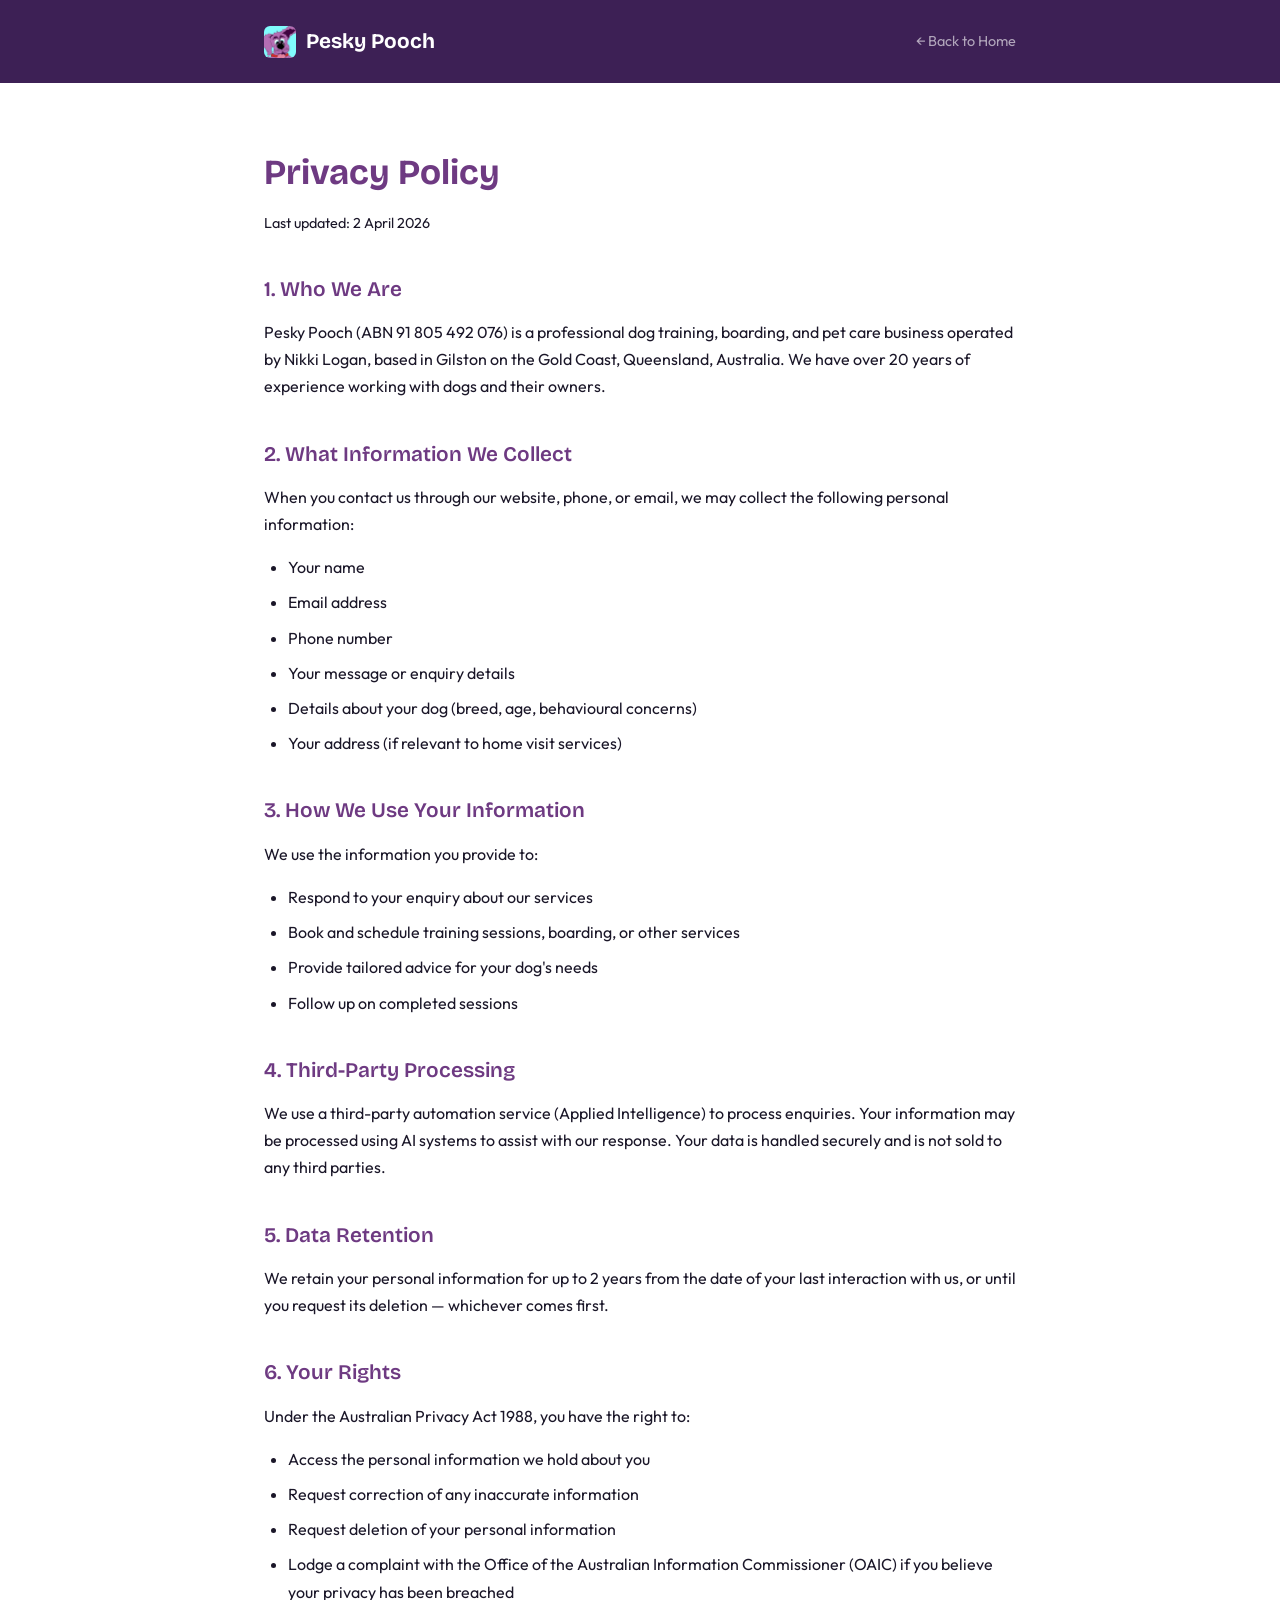
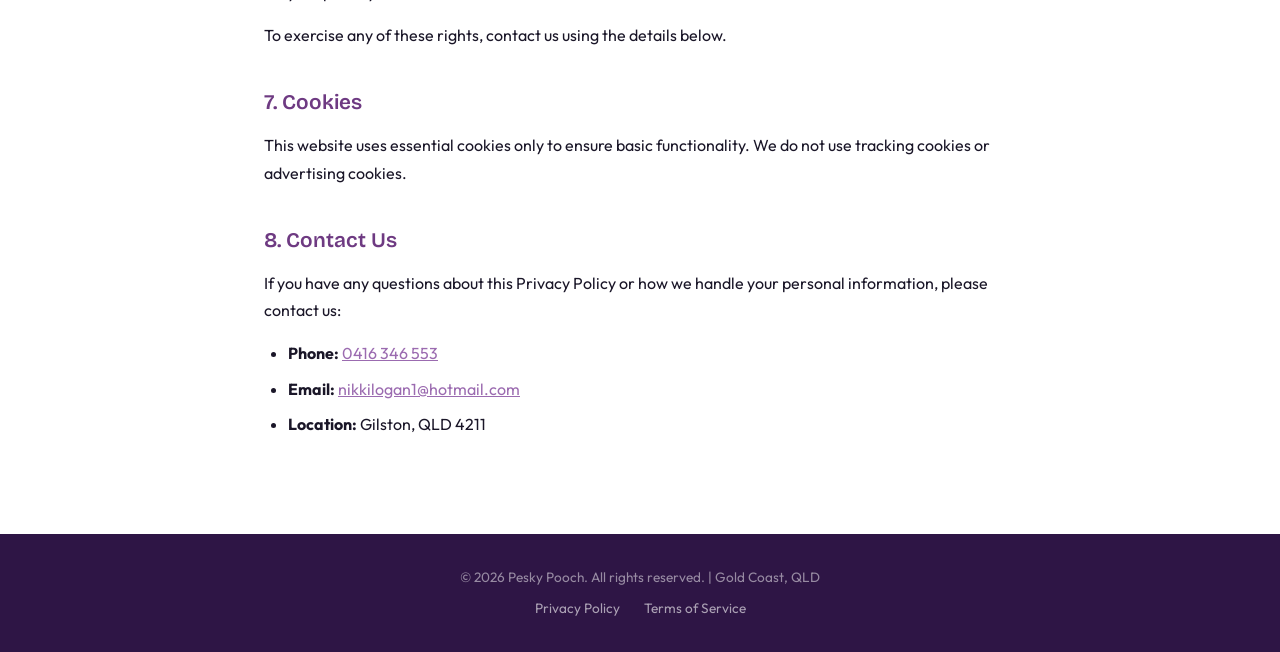
<file: privacy.html>
<!DOCTYPE html>
<html lang="en-AU">
<head>
    <meta charset="UTF-8">
    <meta name="viewport" content="width=device-width, initial-scale=1.0">
    <title>Privacy Policy | Pesky Pooch</title>
    <meta name="description" content="Privacy Policy for Pesky Pooch — how we collect, use, and protect your personal information.">
    <link rel="icon" type="image/jpeg" href="assets/logo.png?v=2">
    <link rel="preconnect" href="https://fonts.googleapis.com">
    <link rel="preconnect" href="https://fonts.gstatic.com" crossorigin>
    <link href="https://fonts.googleapis.com/css2?family=Bricolage+Grotesque:wght@400;600;700&family=Outfit:wght@300;400;500;600;700&display=swap" rel="stylesheet">
    <style>
        *, *::before, *::after { margin: 0; padding: 0; box-sizing: border-box; }

        :root {
            --color-primary: #9B6BB0;
            --color-primary-dark: #6E3A82;
            --color-accent: #E04040;
            --color-highlight: #6FF5D8;
            --color-sand: #F3F0F8;
            --color-text: #1A1628;
            --color-text-secondary: #4A3E5E;
            --color-text-muted: #7A6E98;
            --color-bg: #FFFFFF;
            --color-bg-footer: #2E1545;
            --color-bg-dark: #3D2055;
            --font-display: 'Bricolage Grotesque', -apple-system, sans-serif;
            --font-body: 'Outfit', -apple-system, BlinkMacSystemFont, sans-serif;
        }

        html { scroll-behavior: smooth; }

        body {
            font-family: var(--font-body);
            color: var(--color-text);
            background: var(--color-bg);
            line-height: 1.7;
            -webkit-font-smoothing: antialiased;
        }

        .container { max-width: 800px; margin: 0 auto; padding: 0 24px; }

        .page-header {
            background: var(--color-bg-dark);
            padding: 24px 0;
        }

        .page-header .container {
            display: flex;
            align-items: center;
            justify-content: space-between;
        }

        .page-header .logo {
            display: flex;
            align-items: center;
            gap: 10px;
            text-decoration: none;
            color: #FFFFFF;
        }

        .logo-dog { width: 32px; height: 32px; border-radius: 6px; }

        .logo-text {
            font-family: var(--font-display);
            font-weight: 700;
            font-size: 1.3rem;
            color: #FFFFFF;
        }

        .back-link {
            color: rgba(255,255,255,0.6);
            text-decoration: none;
            font-size: 0.9rem;
            font-family: var(--font-body);
            transition: color 0.2s;
        }
        .back-link:hover { color: #FFFFFF; }

        .legal-content {
            padding: 60px 0 80px;
        }

        .legal-content h1 {
            font-family: var(--font-display);
            font-size: 2.2rem;
            font-weight: 700;
            color: var(--color-primary-dark);
            margin-bottom: 8px;
        }

        .legal-date {
            color: var(--color-text-muted);
            font-size: 0.9rem;
            margin-bottom: 40px;
        }

        .legal-content h2 {
            font-family: var(--font-display);
            font-size: 1.3rem;
            font-weight: 600;
            color: var(--color-primary-dark);
            margin-top: 36px;
            margin-bottom: 12px;
        }

        .legal-content p {
            margin-bottom: 16px;
            color: var(--color-text);
        }

        .legal-content ul {
            margin-bottom: 16px;
            padding-left: 24px;
        }

        .legal-content li {
            margin-bottom: 8px;
            color: var(--color-text);
        }

        .legal-content a {
            color: var(--color-primary);
            text-decoration: underline;
            transition: color 0.2s;
        }

        .legal-content a:hover {
            color: var(--color-accent);
        }

        .legal-footer {
            background: var(--color-bg-footer);
            padding: 32px 0;
            text-align: center;
        }

        .legal-footer p {
            color: rgba(255,255,255,0.5);
            font-size: 0.85rem;
            margin-bottom: 8px;
        }

        .legal-footer a {
            color: rgba(255,255,255,0.6);
            text-decoration: none;
            font-size: 0.85rem;
            transition: color 0.2s;
        }

        .legal-footer a:hover {
            color: var(--color-highlight);
        }

        .legal-footer-links {
            display: flex;
            justify-content: center;
            gap: 24px;
            margin-top: 8px;
        }

        @media (max-width: 600px) {
            .legal-content h1 { font-size: 1.7rem; }
            .legal-content { padding: 40px 0 60px; }
        }
    </style>
</head>
<body>

    <header class="page-header">
        <div class="container">
            <a href="index.html" class="logo">
                <img src="assets/logo.png?v=2" alt="Pesky Pooch logo" class="logo-dog" width="32" height="32">
                <span class="logo-text">Pesky Pooch</span>
            </a>
            <a href="index.html" class="back-link">&larr; Back to Home</a>
        </div>
    </header>

    <main class="legal-content">
        <div class="container">
            <h1>Privacy Policy</h1>
            <p class="legal-date">Last updated: 2 April 2026</p>

            <h2>1. Who We Are</h2>
            <p>Pesky Pooch (ABN 91 805 492 076) is a professional dog training, boarding, and pet care business operated by Nikki Logan, based in Gilston on the Gold Coast, Queensland, Australia. We have over 20 years of experience working with dogs and their owners.</p>

            <h2>2. What Information We Collect</h2>
            <p>When you contact us through our website, phone, or email, we may collect the following personal information:</p>
            <ul>
                <li>Your name</li>
                <li>Email address</li>
                <li>Phone number</li>
                <li>Your message or enquiry details</li>
                <li>Details about your dog (breed, age, behavioural concerns)</li>
                <li>Your address (if relevant to home visit services)</li>
            </ul>

            <h2>3. How We Use Your Information</h2>
            <p>We use the information you provide to:</p>
            <ul>
                <li>Respond to your enquiry about our services</li>
                <li>Book and schedule training sessions, boarding, or other services</li>
                <li>Provide tailored advice for your dog's needs</li>
                <li>Follow up on completed sessions</li>
            </ul>

            <h2>4. Third-Party Processing</h2>
            <p>We use a third-party automation service (Applied Intelligence) to process enquiries. Your information may be processed using AI systems to assist with our response. Your data is handled securely and is not sold to any third parties.</p>

            <h2>5. Data Retention</h2>
            <p>We retain your personal information for up to 2 years from the date of your last interaction with us, or until you request its deletion — whichever comes first.</p>

            <h2>6. Your Rights</h2>
            <p>Under the Australian Privacy Act 1988, you have the right to:</p>
            <ul>
                <li>Access the personal information we hold about you</li>
                <li>Request correction of any inaccurate information</li>
                <li>Request deletion of your personal information</li>
                <li>Lodge a complaint with the Office of the Australian Information Commissioner (OAIC) if you believe your privacy has been breached</li>
            </ul>
            <p>To exercise any of these rights, contact us using the details below.</p>

            <h2>7. Cookies</h2>
            <p>This website uses essential cookies only to ensure basic functionality. We do not use tracking cookies or advertising cookies.</p>

            <h2>8. Contact Us</h2>
            <p>If you have any questions about this Privacy Policy or how we handle your personal information, please contact us:</p>
            <ul>
                <li><strong>Phone:</strong> <a href="tel:0416346553">0416 346 553</a></li>
                <li><strong>Email:</strong> <a href="mailto:nikkilogan1@hotmail.com">nikkilogan1@hotmail.com</a></li>
                <li><strong>Location:</strong> Gilston, QLD 4211</li>
            </ul>
        </div>
    </main>

    <footer class="legal-footer">
        <div class="container">
            <p>&copy; 2026 Pesky Pooch. All rights reserved. | Gold Coast, QLD</p>
            <div class="legal-footer-links">
                <a href="privacy.html">Privacy Policy</a>
                <a href="terms.html">Terms of Service</a>
            </div>
        </div>
    </footer>

</body>
</html>
</file>
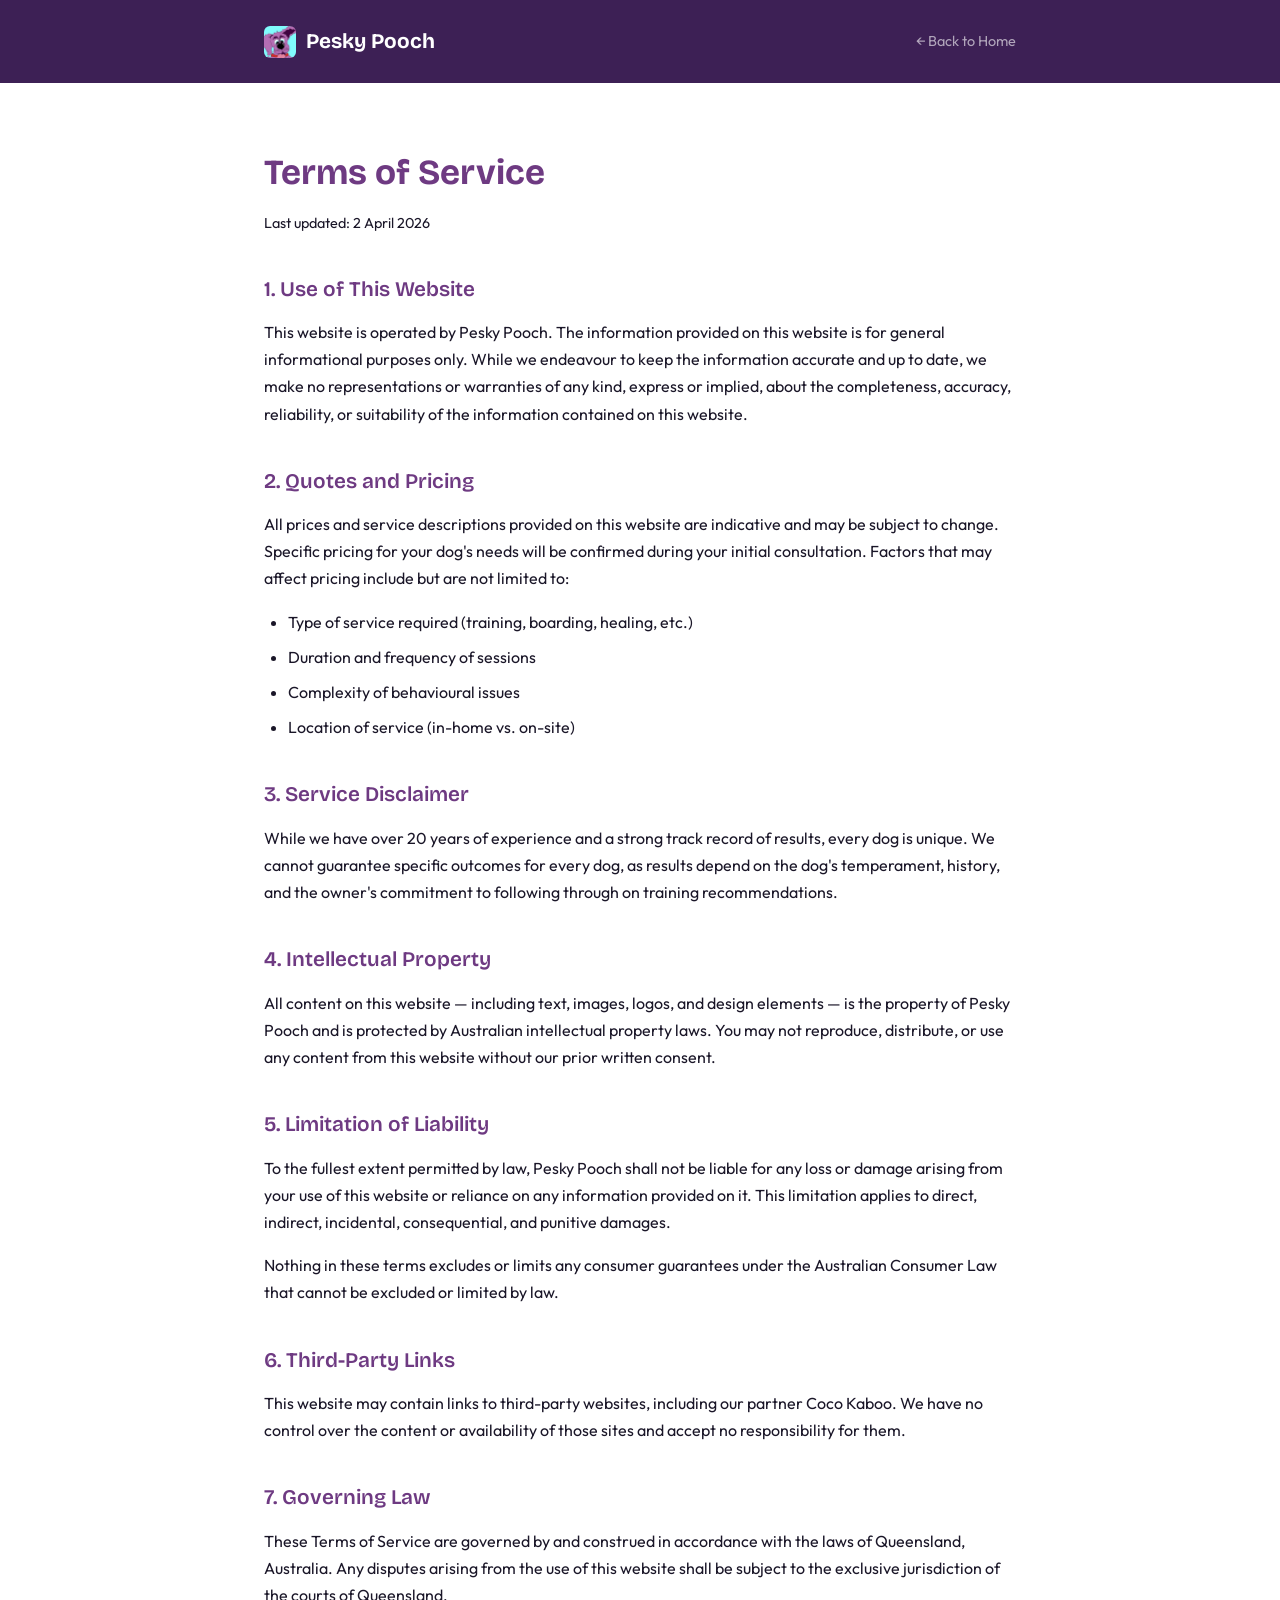
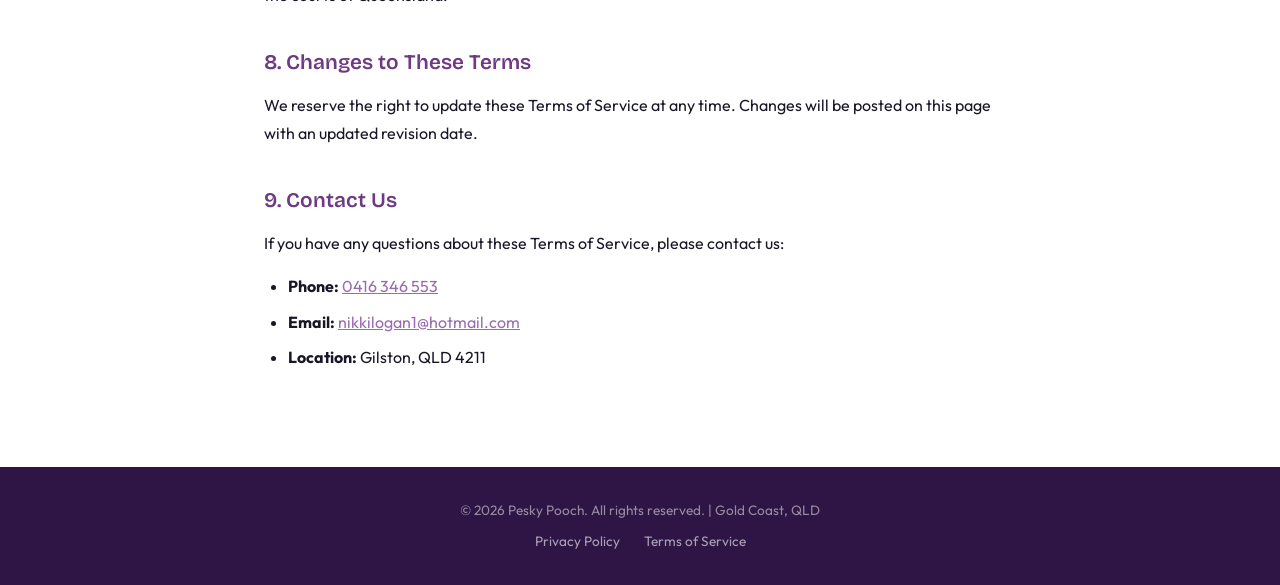
<file: terms.html>
<!DOCTYPE html>
<html lang="en-AU">
<head>
    <meta charset="UTF-8">
    <meta name="viewport" content="width=device-width, initial-scale=1.0">
    <title>Terms of Service | Pesky Pooch</title>
    <meta name="description" content="Terms of Service for Pesky Pooch — conditions of use for our website and services.">
    <link rel="icon" type="image/jpeg" href="assets/logo.png?v=2">
    <link rel="preconnect" href="https://fonts.googleapis.com">
    <link rel="preconnect" href="https://fonts.gstatic.com" crossorigin>
    <link href="https://fonts.googleapis.com/css2?family=Bricolage+Grotesque:wght@400;600;700&family=Outfit:wght@300;400;500;600;700&display=swap" rel="stylesheet">
    <style>
        *, *::before, *::after { margin: 0; padding: 0; box-sizing: border-box; }

        :root {
            --color-primary: #9B6BB0;
            --color-primary-dark: #6E3A82;
            --color-accent: #E04040;
            --color-highlight: #6FF5D8;
            --color-sand: #F3F0F8;
            --color-text: #1A1628;
            --color-text-secondary: #4A3E5E;
            --color-text-muted: #7A6E98;
            --color-bg: #FFFFFF;
            --color-bg-footer: #2E1545;
            --color-bg-dark: #3D2055;
            --font-display: 'Bricolage Grotesque', -apple-system, sans-serif;
            --font-body: 'Outfit', -apple-system, BlinkMacSystemFont, sans-serif;
        }

        html { scroll-behavior: smooth; }

        body {
            font-family: var(--font-body);
            color: var(--color-text);
            background: var(--color-bg);
            line-height: 1.7;
            -webkit-font-smoothing: antialiased;
        }

        .container { max-width: 800px; margin: 0 auto; padding: 0 24px; }

        .page-header {
            background: var(--color-bg-dark);
            padding: 24px 0;
        }

        .page-header .container {
            display: flex;
            align-items: center;
            justify-content: space-between;
        }

        .page-header .logo {
            display: flex;
            align-items: center;
            gap: 10px;
            text-decoration: none;
            color: #FFFFFF;
        }

        .logo-dog { width: 32px; height: 32px; border-radius: 6px; }

        .logo-text {
            font-family: var(--font-display);
            font-weight: 700;
            font-size: 1.3rem;
            color: #FFFFFF;
        }

        .back-link {
            color: rgba(255,255,255,0.6);
            text-decoration: none;
            font-size: 0.9rem;
            font-family: var(--font-body);
            transition: color 0.2s;
        }
        .back-link:hover { color: #FFFFFF; }

        .legal-content {
            padding: 60px 0 80px;
        }

        .legal-content h1 {
            font-family: var(--font-display);
            font-size: 2.2rem;
            font-weight: 700;
            color: var(--color-primary-dark);
            margin-bottom: 8px;
        }

        .legal-date {
            color: var(--color-text-muted);
            font-size: 0.9rem;
            margin-bottom: 40px;
        }

        .legal-content h2 {
            font-family: var(--font-display);
            font-size: 1.3rem;
            font-weight: 600;
            color: var(--color-primary-dark);
            margin-top: 36px;
            margin-bottom: 12px;
        }

        .legal-content p {
            margin-bottom: 16px;
            color: var(--color-text);
        }

        .legal-content ul {
            margin-bottom: 16px;
            padding-left: 24px;
        }

        .legal-content li {
            margin-bottom: 8px;
            color: var(--color-text);
        }

        .legal-content a {
            color: var(--color-primary);
            text-decoration: underline;
            transition: color 0.2s;
        }

        .legal-content a:hover {
            color: var(--color-accent);
        }

        .legal-footer {
            background: var(--color-bg-footer);
            padding: 32px 0;
            text-align: center;
        }

        .legal-footer p {
            color: rgba(255,255,255,0.5);
            font-size: 0.85rem;
            margin-bottom: 8px;
        }

        .legal-footer a {
            color: rgba(255,255,255,0.6);
            text-decoration: none;
            font-size: 0.85rem;
            transition: color 0.2s;
        }

        .legal-footer a:hover {
            color: var(--color-highlight);
        }

        .legal-footer-links {
            display: flex;
            justify-content: center;
            gap: 24px;
            margin-top: 8px;
        }

        @media (max-width: 600px) {
            .legal-content h1 { font-size: 1.7rem; }
            .legal-content { padding: 40px 0 60px; }
        }
    </style>
</head>
<body>

    <header class="page-header">
        <div class="container">
            <a href="index.html" class="logo">
                <img src="assets/logo.png?v=2" alt="Pesky Pooch logo" class="logo-dog" width="32" height="32">
                <span class="logo-text">Pesky Pooch</span>
            </a>
            <a href="index.html" class="back-link">&larr; Back to Home</a>
        </div>
    </header>

    <main class="legal-content">
        <div class="container">
            <h1>Terms of Service</h1>
            <p class="legal-date">Last updated: 2 April 2026</p>

            <h2>1. Use of This Website</h2>
            <p>This website is operated by Pesky Pooch. The information provided on this website is for general informational purposes only. While we endeavour to keep the information accurate and up to date, we make no representations or warranties of any kind, express or implied, about the completeness, accuracy, reliability, or suitability of the information contained on this website.</p>

            <h2>2. Quotes and Pricing</h2>
            <p>All prices and service descriptions provided on this website are indicative and may be subject to change. Specific pricing for your dog's needs will be confirmed during your initial consultation. Factors that may affect pricing include but are not limited to:</p>
            <ul>
                <li>Type of service required (training, boarding, healing, etc.)</li>
                <li>Duration and frequency of sessions</li>
                <li>Complexity of behavioural issues</li>
                <li>Location of service (in-home vs. on-site)</li>
            </ul>

            <h2>3. Service Disclaimer</h2>
            <p>While we have over 20 years of experience and a strong track record of results, every dog is unique. We cannot guarantee specific outcomes for every dog, as results depend on the dog's temperament, history, and the owner's commitment to following through on training recommendations.</p>

            <h2>4. Intellectual Property</h2>
            <p>All content on this website — including text, images, logos, and design elements — is the property of Pesky Pooch and is protected by Australian intellectual property laws. You may not reproduce, distribute, or use any content from this website without our prior written consent.</p>

            <h2>5. Limitation of Liability</h2>
            <p>To the fullest extent permitted by law, Pesky Pooch shall not be liable for any loss or damage arising from your use of this website or reliance on any information provided on it. This limitation applies to direct, indirect, incidental, consequential, and punitive damages.</p>
            <p>Nothing in these terms excludes or limits any consumer guarantees under the Australian Consumer Law that cannot be excluded or limited by law.</p>

            <h2>6. Third-Party Links</h2>
            <p>This website may contain links to third-party websites, including our partner Coco Kaboo. We have no control over the content or availability of those sites and accept no responsibility for them.</p>

            <h2>7. Governing Law</h2>
            <p>These Terms of Service are governed by and construed in accordance with the laws of Queensland, Australia. Any disputes arising from the use of this website shall be subject to the exclusive jurisdiction of the courts of Queensland.</p>

            <h2>8. Changes to These Terms</h2>
            <p>We reserve the right to update these Terms of Service at any time. Changes will be posted on this page with an updated revision date.</p>

            <h2>9. Contact Us</h2>
            <p>If you have any questions about these Terms of Service, please contact us:</p>
            <ul>
                <li><strong>Phone:</strong> <a href="tel:0416346553">0416 346 553</a></li>
                <li><strong>Email:</strong> <a href="mailto:nikkilogan1@hotmail.com">nikkilogan1@hotmail.com</a></li>
                <li><strong>Location:</strong> Gilston, QLD 4211</li>
            </ul>
        </div>
    </main>

    <footer class="legal-footer">
        <div class="container">
            <p>&copy; 2026 Pesky Pooch. All rights reserved. | Gold Coast, QLD</p>
            <div class="legal-footer-links">
                <a href="privacy.html">Privacy Policy</a>
                <a href="terms.html">Terms of Service</a>
            </div>
        </div>
    </footer>

</body>
</html>
</file>
